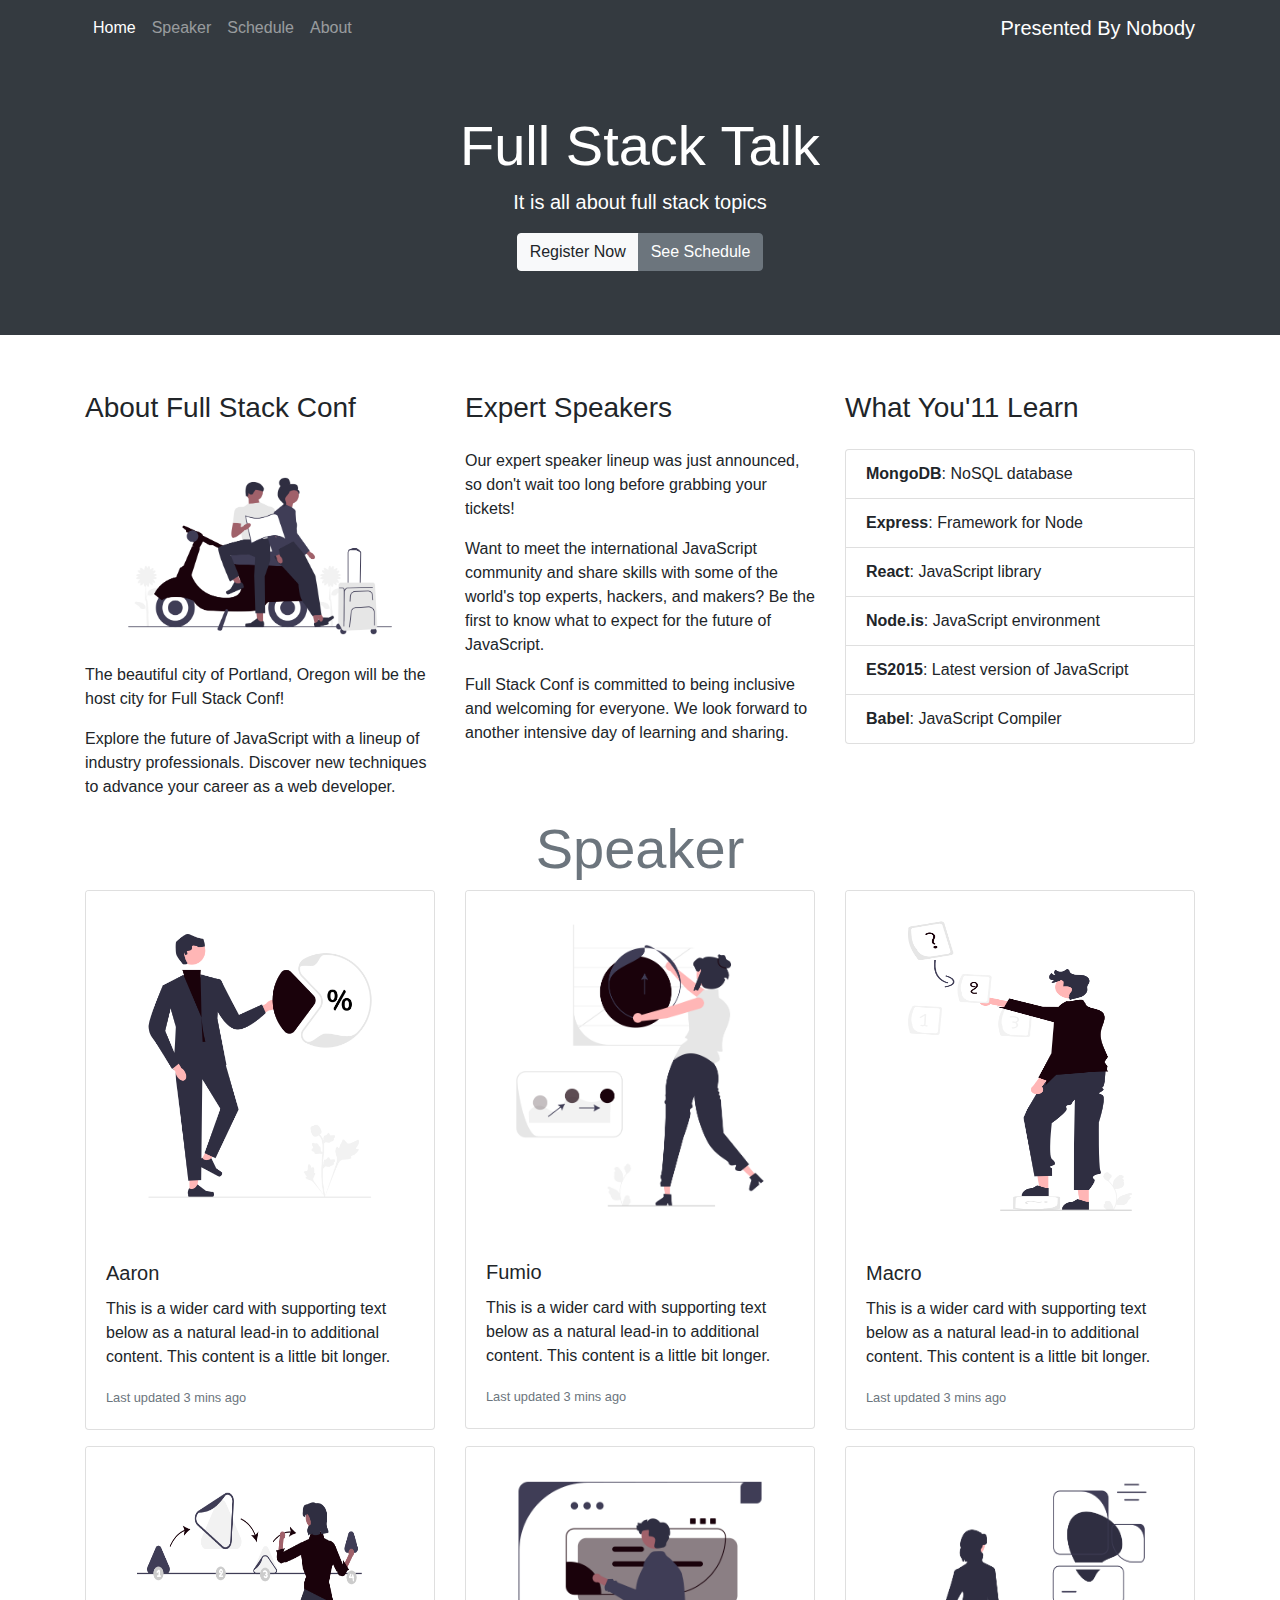
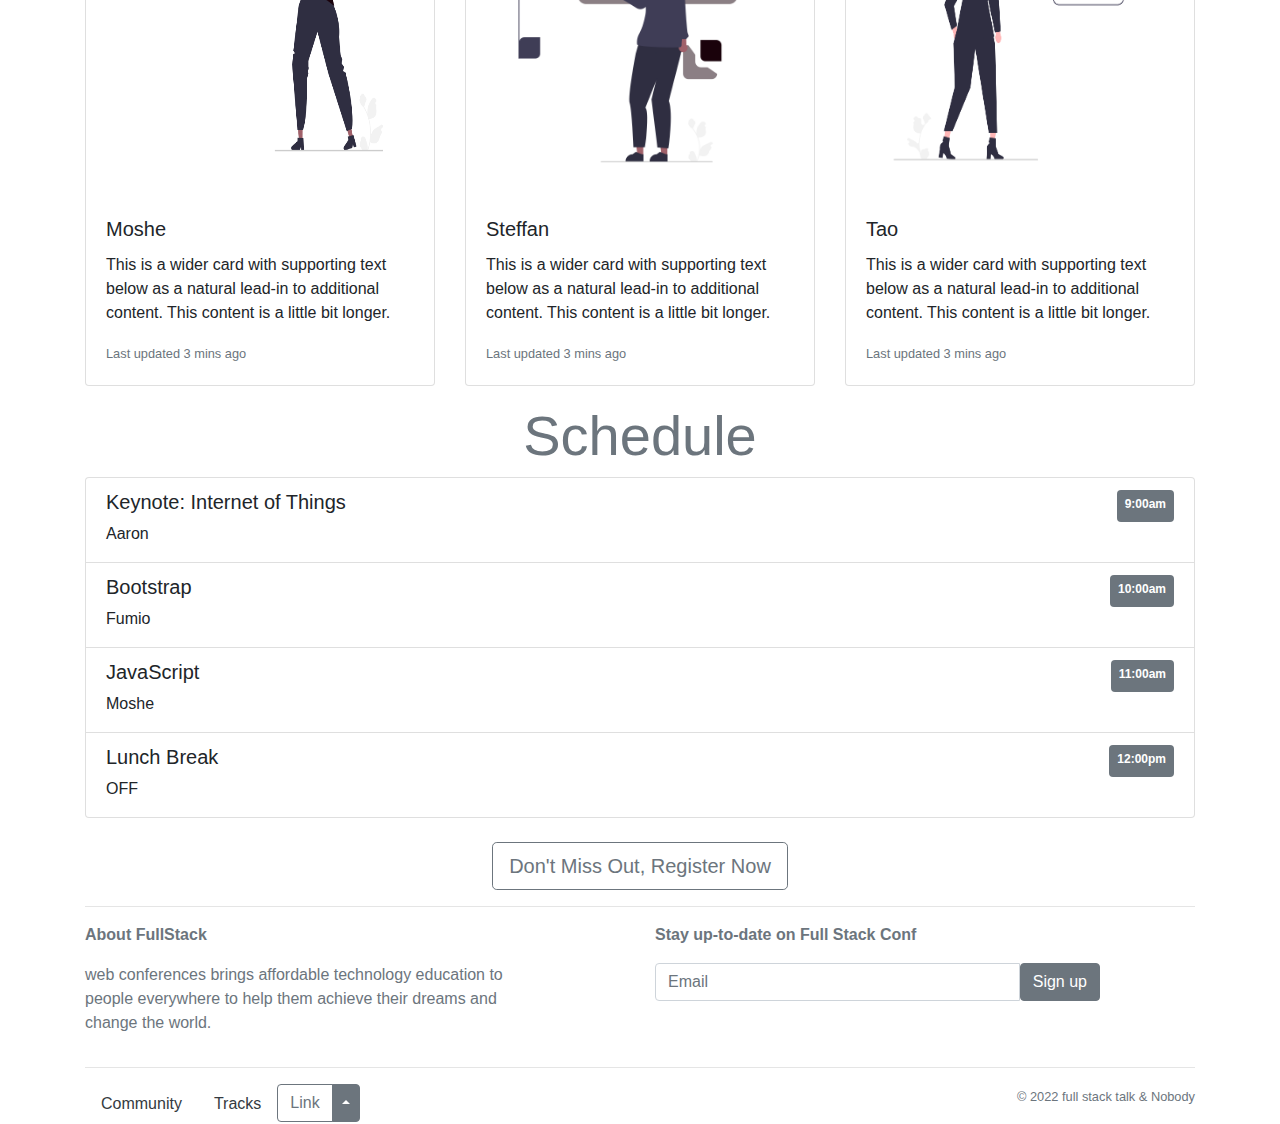
<file: Bootstrap/index.html>
<!DOCTYPE html>
<html lang="en">
<head>
    <meta charset="UTF-8">
    <meta name="keywords" content="Bootstrap">
    <meta name="author" content="EiSandy">
    <meta http-equiv="X-UA-Compatible" content="IE=edge">
    <meta name="viewport" content="width=device-width, initial-scale=1.0">
    <title>Bootstrap</title>
    <!-- <link rel="stylesheet" href="bootstrap-5/css/bootstrap.css"> -->
    
    <link rel="stylesheet" href="custom.css">

    <!-- Latest compiled and minified CSS -->
    <link rel="stylesheet" href="https://cdn.jsdelivr.net/npm/bootstrap@4.6.1/dist/css/bootstrap.min.css">

    <!-- jQuery library -->
    <script src="https://cdn.jsdelivr.net/npm/jquery@3.6.0/dist/jquery.slim.min.js"></script>

    <!-- Popper JS -->
    <script src="https://cdn.jsdelivr.net/npm/popper.js@1.16.1/dist/umd/popper.min.js"></script>

    <!-- Latest compiled JavaScript -->
    <script src="https://cdn.jsdelivr.net/npm/bootstrap@4.6.1/dist/js/bootstrap.bundle.min.js"></script>
        
</head>
<body id="home" data-spy="scroll" data-target=".navbar">

    <!-- navbar -->
    <nav class="navbar navbar-expand-lg navbar-dark bg-dark fixed-top">
        <div class="container">
          <a class="navbar-brand order-1 mr-0" href="#">Presented By Nobody</a> <!-- to right / margin-right: 0px -->
          <button class="navbar-toggler" type="button" data-bs-toggle="collapse" data-bs-target="#navbarNav" aria-controls="navbarNav" aria-expanded="false" aria-label="Toggle navigation">
            <span class="navbar-toggler-icon"></span>
          </button>
          <div class="collapse navbar-collapse" id="navbarNav">
            <ul class="navbar-nav">
              <li class="nav-item">
                <a class="nav-link" aria-current="page" href="#home">Home</a>
              </li>
              <li class="nav-item">
                <a class="nav-link" href="#speaker">Speaker</a>
              </li>
              <li class="nav-item">
                <a class="nav-link" href="#schedule">Schedule</a>
              </li>
              <li class="nav-item">
                <a class="nav-link" href="#about">About</a>
              </li>
            </ul>
          </div>
        </div>
      </nav>
    <!-- /navbar -->

    <!-- home -->
    <!-- Fluid jumbotron -->
    <div class="jumbotron jumbotron-fluid bg-dark text-center">
        <div class="container text-white mt-5">
          <h1 class="display-4">Full Stack Talk</h1>
          <p class="lead">
            It is all about full stack topics
          </p>
          <div class="btn-group" role="group" aria-label="Basic example">
            <button type="button" class="btn btn-light"  data-toggle="modal" data-target="#register">Register Now</button>
            <a href="#schedule" class="btn btn-secondary">See Schedule</a>
          </div>
        </div>
      </div>
    <!-- /Fluid jumbotron -->

    <div class="container pt-4"> <!-- padding-top: 4px; -->
        <div class="row">
            <div class="col">
                <h3 class="mb-4">About Full Stack Conf</h3> <!-- margin-bottom: 4px; -->
                <img src="img/traveling.png" class="img-fluid" alt="travel">
                <p>The beautiful city of Portland, Oregon will be the host city for Full Stack Conf!</p>
                <p>Explore the future of JavaScript with a lineup of industry professionals. Discover
                new techniques to advance your career as a web developer.</p>
            </div>
            <div class="col">
                <h3 class="mb-4">Expert Speakers</h3>
                <p>Our expert speaker lineup was just announced,
                    so don't wait too long before grabbing
                    your tickets!</p>
                <p>Want to meet the international JavaScript community and share skills with some of
                    the world's top experts, hackers, and makers? Be the first to know what to expect for
                    the future of JavaScript.</p>
                <p>Full Stack Conf is committed to being inclusive and welcoming for everyone. We look
                    forward to another intensive day of learning and sharing.</p>
            </div>
            <div class="col">
                <h3 class="mb-4">What You'11 Learn</h3>
                    <ul class="list-group">
                    <li class="list-group-item"><strong>MongoDB</strong>: NoSQL database</li>
                    <li class="list-group-item"><strong>Express</strong>: Framework for Node</li>
                    <li class="list-group-item"><strong>React</strong>: JavaScript library</li>
                    <li class="list-group-item"><strong>Node.is</strong>: JavaScript environment</li>
                    <li class="list-group-item"><strong>ES2015</strong>: Latest version of JavaScript</li>
                    <li class="list-group-item"><strong>Babel</strong>: JavaScript Compiler</li>
            </div>
        </div>
    <!-- /home -->

        <!-- Speaker -->
        <h1 id="speaker" class="display-4 text-muted text-center">Speaker</h1>
        <div class="row">
            <div class="col-md-6 col-lg-4">
                <div class="card mb-3">
                    <img src="img/statistic_chart.png" class="card-img-top" alt="..." height="350px">
                    <div class="card-body">
                      <h5 class="card-title">Aaron</h5>
                      <p class="card-text">This is a wider card with supporting text below as a natural lead-in to additional content. This content is a little bit longer.</p>
                      <p class="card-text"><small class="text-muted">Last updated 3 mins ago</small></p>
                    </div>
                  </div>
            </div>
            <div class="col-md-6 col-lg-4">
                <div class="card mb-3">
                    <img src="img/design_data.png" class="card-img-top h-50" alt="..." height="350px">
                    <div class="card-body">
                      <h5 class="card-title">Fumio</h5>
                      <p class="card-text">This is a wider card with supporting text below as a natural lead-in to additional content. This content is a little bit longer.</p>
                      <p class="card-text"><small class="text-muted">Last updated 3 mins ago</small></p>
                    </div>
                  </div>
            </div>
            <div class="col-md-6 col-lg-4">
                <div class="card mb-3">
                    <img src="img/quiz.png" class="card-img-top" alt="..." height="350px">
                    <div class="card-body">
                      <h5 class="card-title">Macro</h5>
                      <p class="card-text">This is a wider card with supporting text below as a natural lead-in to additional content. This content is a little bit longer.</p>
                      <p class="card-text"><small class="text-muted">Last updated 3 mins ago</small></p>
                    </div>
                  </div>
            </div>
            <div class="col-md-6 col-lg-4">
                <div class="card mb-3">
                    <img src="img/animating.png" class="card-img-top" alt="..." height="350px">
                    <div class="card-body">
                      <h5 class="card-title">Moshe</h5>
                      <p class="card-text">This is a wider card with supporting text below as a natural lead-in to additional content. This content is a little bit longer.</p>
                      <p class="card-text"><small class="text-muted">Last updated 3 mins ago</small></p>
                    </div>
                  </div>
            </div>
            <div class="col-md-6 col-lg-4">
                <div class="card mb-3">
                    <img src="img/futuristic.png" class="card-img-top" alt="..." height="350px">
                    <div class="card-body">
                      <h5 class="card-title">Steffan</h5>
                      <p class="card-text">This is a wider card with supporting text below as a natural lead-in to additional content. This content is a little bit longer.</p>
                      <p class="card-text"><small class="text-muted">Last updated 3 mins ago</small></p>
                    </div>
                  </div>
            </div>
            <div class="col-md-6 col-lg-4">
                <div class="card mb-3">
                    <img src="img/design_inspiration.png" class="card-img-top" alt="..." height="350px">
                    <div class="card-body">
                      <h5 class="card-title">Tao</h5>
                      <p class="card-text">This is a wider card with supporting text below as a natural lead-in to additional content. This content is a little bit longer.</p>
                      <p class="card-text"><small class="text-muted">Last updated 3 mins ago</small></p>
                    </div>
                  </div>
            </div>
        </div>
        <!-- /Speaker -->


        <!-- Schedule -->
        <h1 id="schedule" class="display-4 text-muted text-center">Schedule</h1>
        <ul class="list-group">
            <li class="list-group-item">
                <div class="d-flex justify-content-between">
                    <h5 class="">Keynote: Internet of Things</h5>
                    <span class="badge badge-secondary p-2">9:00am</span>
                </div>
                <p class="mb-1">Aaron</p>
            </li>
            <li class="list-group-item">
                <div class="d-flex justify-content-between">
                    <h5 class="">Bootstrap</h5>
                    <span class="badge badge-secondary p-2">10:00am</span>
                </div>
                <p class="mb-1">Fumio</p>
            </li>
            <li class="list-group-item">
                <div class="d-flex justify-content-between">
                    <h5 class="">JavaScript</h5>
                    <span class="badge badge-secondary p-2">11:00am</span>
                </div>
                <p class="mb-1">Moshe</p>
            </li>
            <li class="list-group-item">
                <div class="d-flex justify-content-between">
                    <h5 class="">Lunch Break</h5>
                    <span class="badge badge-secondary p-2">12:00pm</span>
                </div>
                <p class="mb-1">OFF</p>
            </li>
        </ul>
        <!-- /Schedule -->

        <button type="button" class="btn btn-outline-secondary d-block mx-auto btn-lg mt-4" data-toggle="modal" data-target="#register">
            Don't Miss Out, Register Now
        </button>

        <!-- about -->
        <hr>
        <div id="about" class="row text-muted">
            <div class="col-md col-lg-5">
                <p><strong>About FullStack</strong></p>
                <p>web conferences brings affordable technology education to people everywhere to help them achieve their dreams and change the world.</p>
            </div>
            <div class="col-md col-lg-5 mx-auto">
                <p><strong>Stay up-to-date on Full Stack Conf</strong></p>
                <div class= "input-group">
                    <input type="text" class="form-control" placeholder="Email">
                    <span class="input-group-btn">
                    <button class="btn btn-secondary" type="button">Sign up</button>
                    </span>
                </div>
            </div>
        </div>
        <hr>
        <!-- /about -->

        <!-- footer -->
        <div class="row">
            <div class="col-md-7">
                <ul class="nav">
                    <li class="nav-item">
                      <a class="nav-link text-dark" href="#community">Community</a>
                    </li>
                    <li class="nav-item">
                      <a class="nav-link text-dark" href="#tracks">Tracks</a>
                    </li>
                    <li class="nav-item dropup">
                      <!-- Example split danger button -->
                        <div class="btn-group">
                        <button type="button" class="btn btn-outline-secondary">Link</button>
                        <button type="button" class="btn btn-secondary dropdown-toggle dropdown-toggle-split" data-toggle="dropdown" aria-haspopup="true" aria-expanded="false">
                            <span class="sr-only">Toggle Dropdown</span>
                        </button>
                        <div class="dropdown-menu">
                            <a class="dropdown-item" href="#">CSS</a>
                            <a class="dropdown-item" href="#">HTML</a>
                            <a class="dropdown-item" href="#">JavaScript</a>
                            <a class="dropdown-item" href="#">Python</a>
                        </div>
                        </div>
                    </li>
                  </ul>
            </div>
            <div class="col-md text-muted text-md-right">
                <small>&copy; 2022 full stack talk &amp; Nobody</small>
            </div>
        </div>
        <!-- /footer -->
    </div>

    <!-- Modal -->
    <div class="modal fade" id="register" tabindex="-1" aria-labelledby="exampleModalLabel" aria-hidden="true">
        <div class="modal-dialog">
        <div class="modal-content">
            <div class="modal-header">
            <h5 class="modal-title" id="exampleModalLabel">Full Stack Talk</h5>
            <button type="button" class="close" data-dismiss="modal" aria-label="Close">
                <span aria-hidden="true">&times;</span>
            </button>
            </div>
            <div class="modal-body">
                <form>
                    <div class="alert alert-warning alert-dismissible fade show" role="alert">
                        <strong>Hurry Up!</strong> Registration ends in two days.
                        <button type="button" class="close" data-dismiss="alert" aria-label="Close">
                          <span aria-hidden="true">&times;</span>
                        </button>
                      </div>
                    <div class="form-group">
                        <label for="name">Name</label>
                        <input type="text" class="form-control" id="name">
                      </div>
                    <div class="form-group">
                      <label for="email">Email</label>
                      <input type="email" class="form-control" id="email" aria-describedby="emailHelp">
                    </div>
                    <div class="form-group">
                        <label for="jobrole">Job Role</label>
                        <select class="form-control" name="jobrole" id="jobrole">
                            <option value="full stack js developer">Full Stack JavaScript Developer</option>
                            <option value="front end developer">Front-end Developer</option>
                            <option value="back end developer">Back-end Developer</option>
                            <option value="designer">Designer</option>
                            <option value="student">Student</option>
                        </select>
                      </div>
                      <hr class="mb-4">
                      <h5 class="mb-4">Which Topic Interested you most?</h5>
                      <div class="form-group form-check">
                        <input type="checkbox" class="form-check-input" id="Check1">
                        <label class="form-check-label" for="Check1">JavaScript Framework</label>
                      </div>
                      <div class="form-group form-check">
                        <input type="checkbox" class="form-check-input" id="Check2">
                        <label class="form-check-label" for="Check2">Spring Framework</label>
                      </div>
                      <div class="form-group form-check">
                        <input type="checkbox" class="form-check-input" id="Check3">
                        <label class="form-check-label" for="Check3">NodeJS</label>
                      </div>
                      <div class="form-group form-check">
                        <input type="checkbox" class="form-check-input" id="Check4">
                        <label class="form-check-label" for="Check4">Python</label>
                      </div>
                      <div class="form-group form-check">
                        <input type="checkbox" class="form-check-input" id="Check5">
                        <label class="form-check-label" for="Check5">ReactJS</label>
                      </div>
                      <hr class="mb-4">
                      <h5 class="mb-4">Payment Info<b>!</b></h5>
                      <div class="form-row">
                        <div class="col-lg-6 form-group">
                            <label for="ccno">Card No </label>
                            <input type="text" class="form-control" id="ccno">
                        </div>
                        <div class="col-lg form-group">
                            <label for="zipcode">Zip Code </label>
                            <input type="text" class="form-control" id="zipcode">
                        </div>
                        <div class="col-lg form-group">
                            <label for="cvv">CVV </label>
                            <input type="text" class="form-control" id="cvv">
                        </div>
                      </div>
                      <div class="form-row">
                        <label class="col-lg-12" for="exp">Expiration </label>
                        <div class="col-lg-8">
                            <select class="custom-select form-control" id="exp-month">
                                <option value="1">1 - Januarv</option>
                                <option value="2">2 - February</option>
                                <option value="3">3 - March</option>
                                <option value="4">4 - April</option>
                                <option value="5">5 - May</option>
                                <option value="6">6 - June</option>
                                <option value="7">7 - july</option>
                                <option value="8">8 - August</option>
                                <option value="9">9 - September</option>
                                <option value="10">10 - October</option>
                                <option value="11">11 - November</option>
                                <option value="12">12 - December</option>
                            </select>
                        </div>
                        <div class="col-lg">
                            <select class="custom-select form-control" id="exp-year">
                                <option value="2016">2016</option>
                                <option value="2017">2017</option>
                                <option value="2018">2018</option>
                                <option value="2019">2019</option>
                                <option value="2020">2020</option>
                            </select>
                        </div>
                      </div>
                      <hr class="mb-4">
                      <button type="submit" class="btn btn-secondary btn-lg mb-2">Submit</button>
                  </form>
            </div>
        </div>
        </div>
    </div>
    <!-- /Modal -->

</body>
</html>
</file>
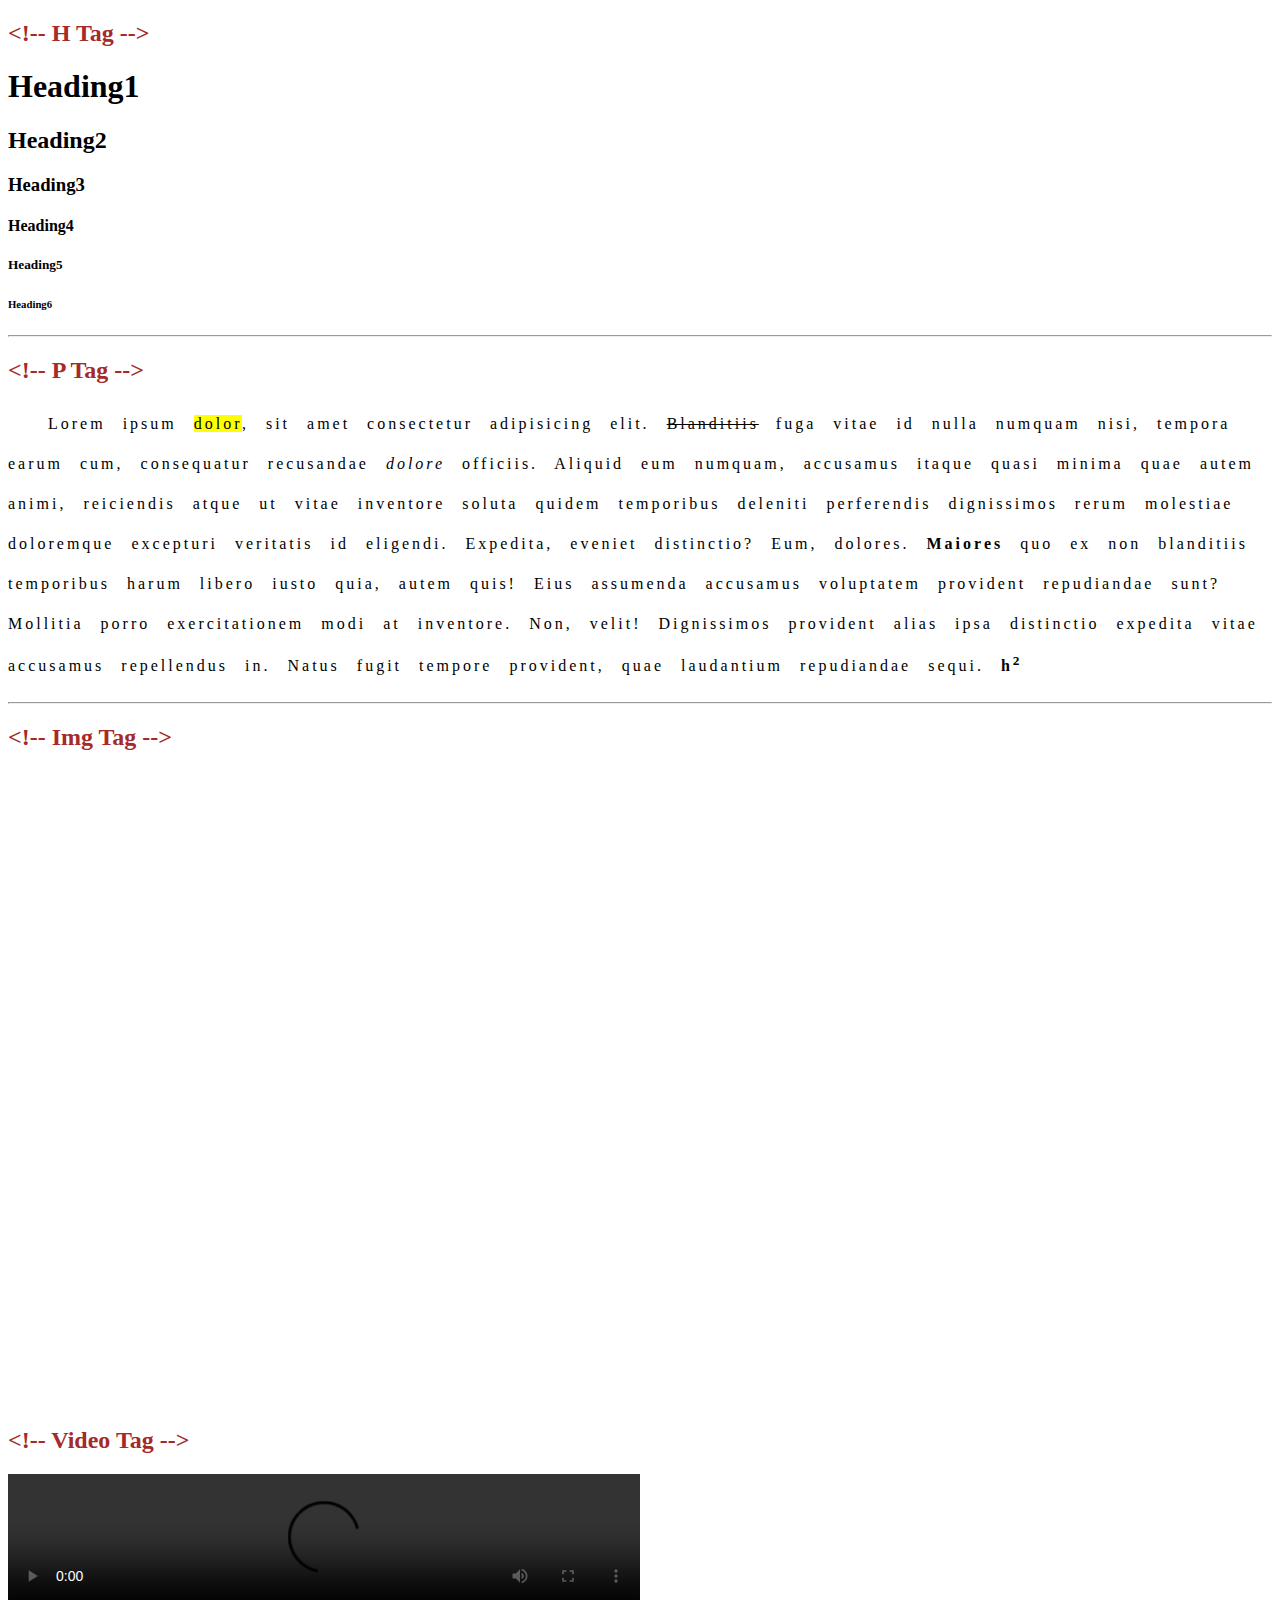
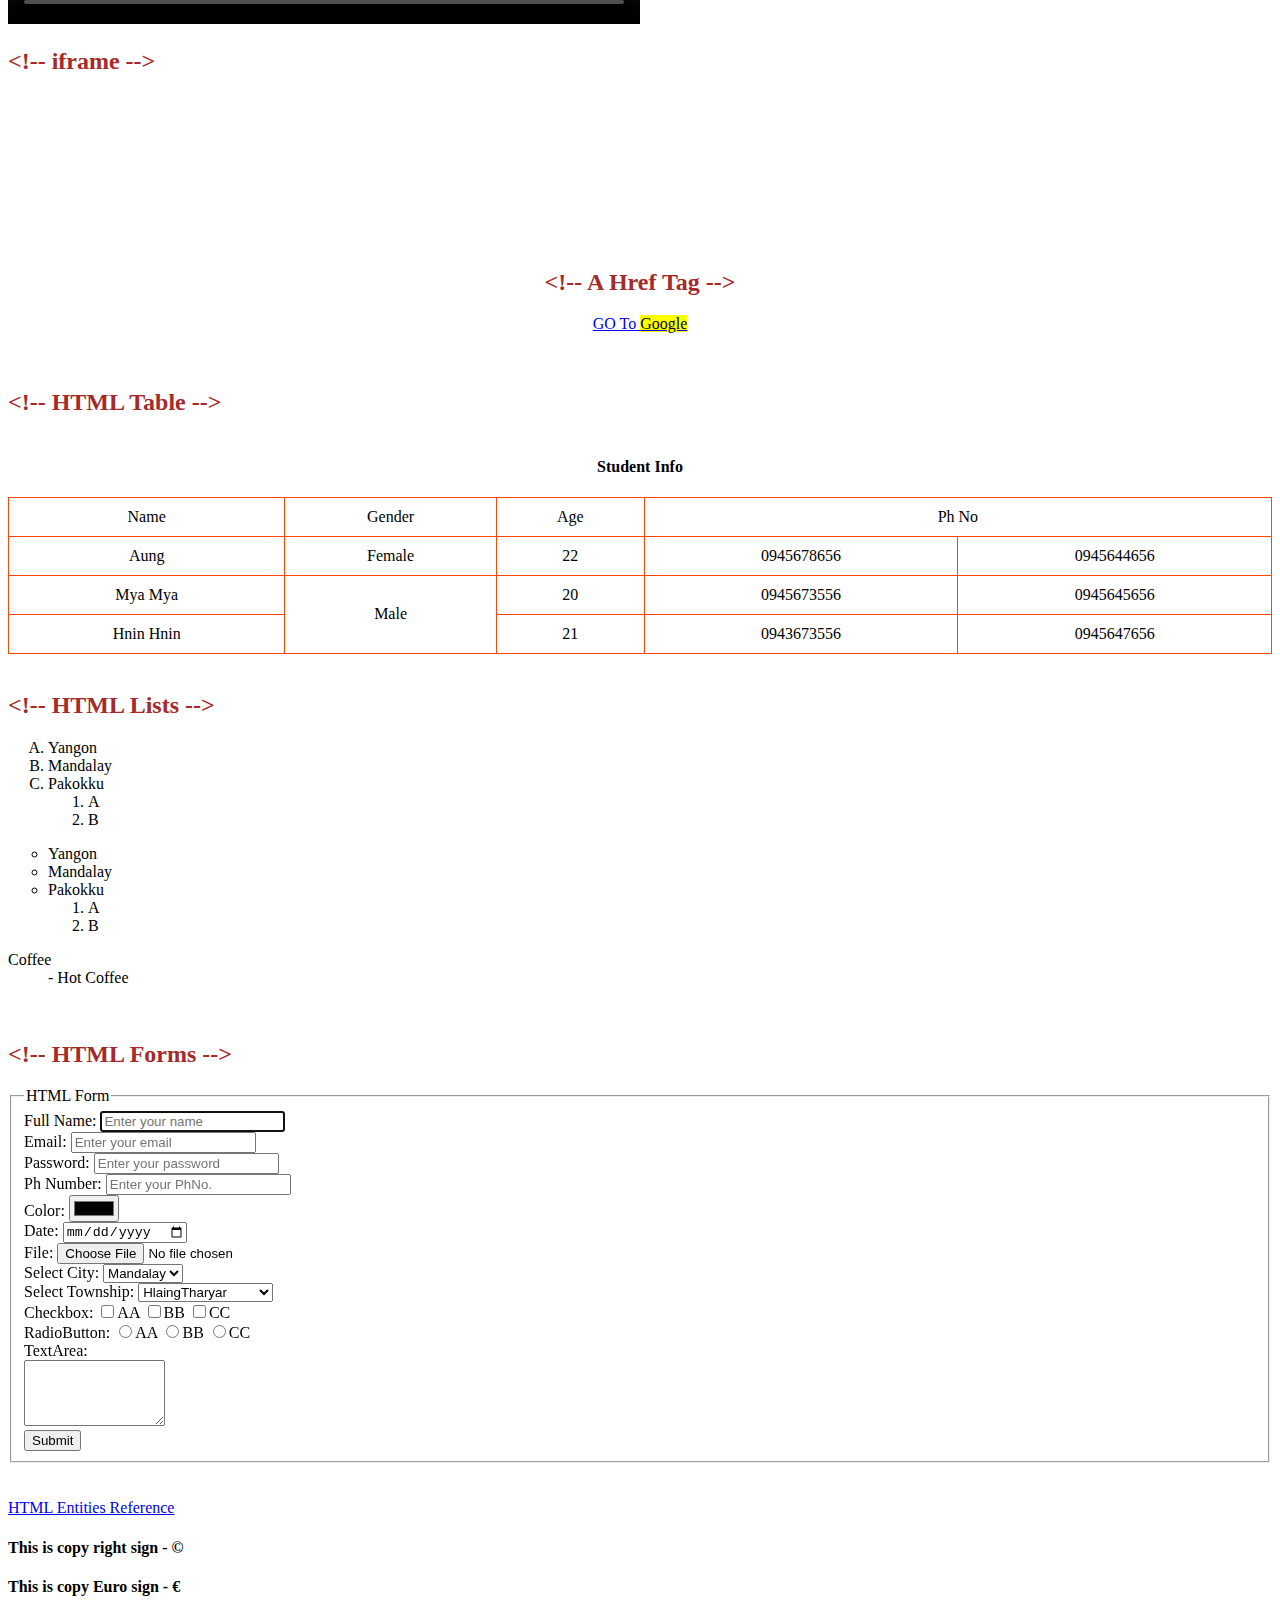
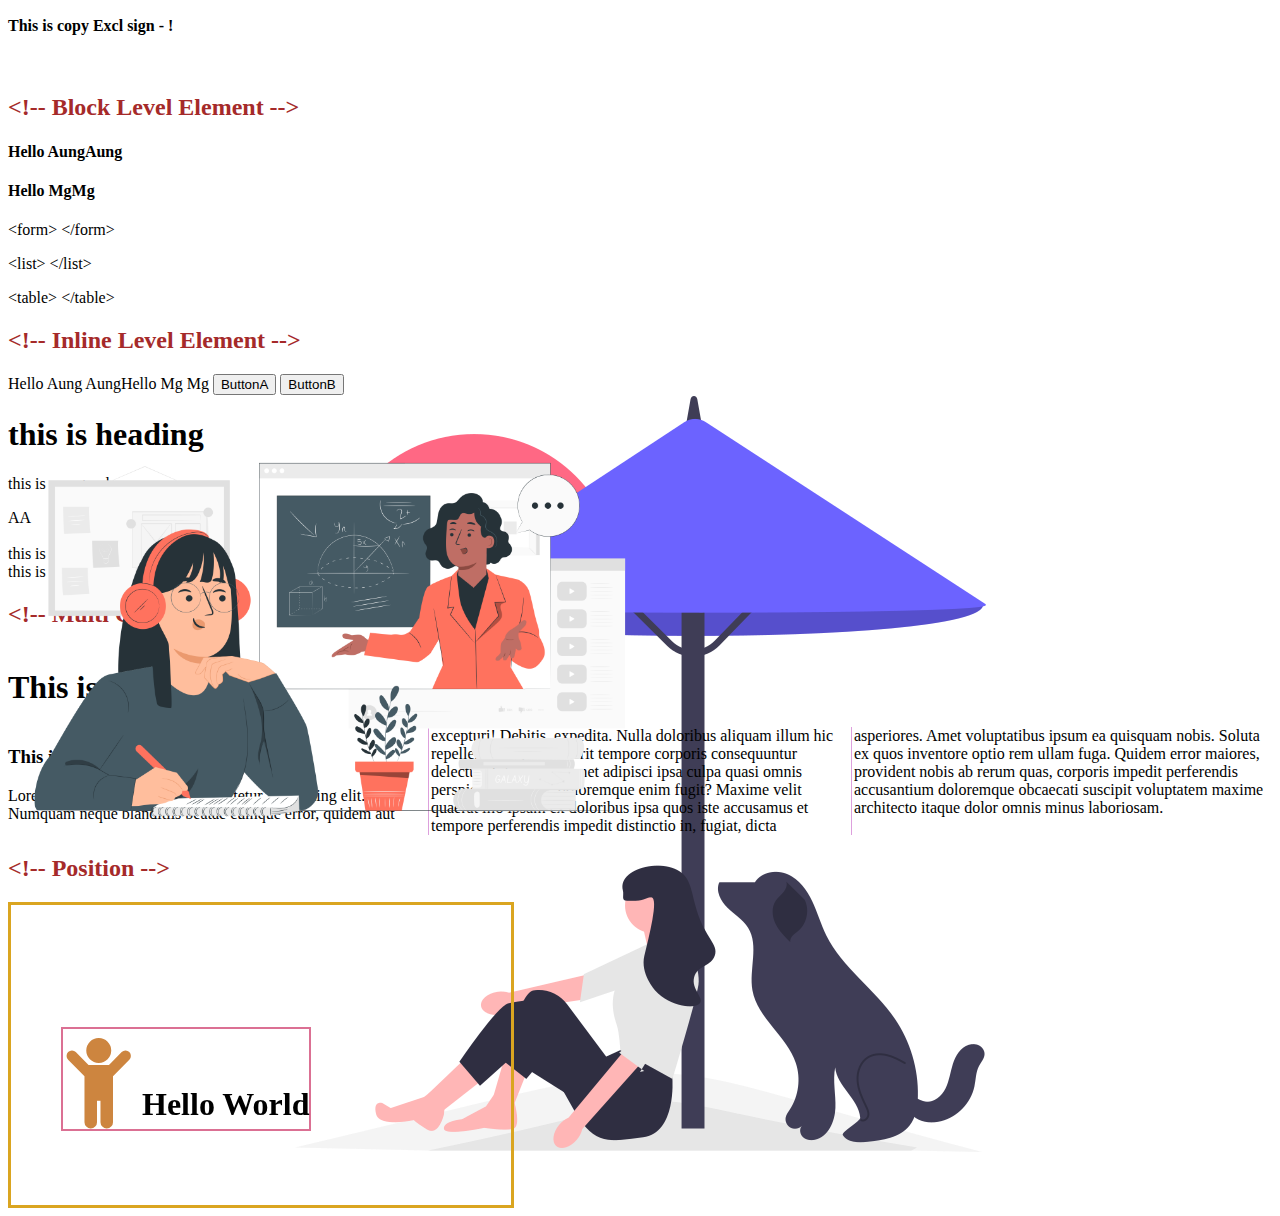
<file: HTML/index.html>
<!DOCTYPE html>
<html lang="en">
<head>
    <meta charset="UTF-8">
    <meta name="keywords" content="HTML,CSSDocument">
    <meta name="author" content="EiSandy">
    <meta http-equiv="X-UA-Compatible" content="IE=edge">
    <meta name="viewport" content="width=device-width, initial-scale=1.0">
    <title>Sample HTML Document</title>
    <link rel="stylesheet" href="css/style.css">
    <link rel="stylesheet" href="https://stackpath.bootstrapcdn.com/font-awesome/4.7.0/css/font-awesome.min.css">
</head>
<body>
    <h2>&lt;&excl;-- H Tag --&gt;</h2>
    <h1>Heading1</h1>
    <h2 class="h2">Heading2</h2>
    <h3>Heading3</h3>
    <h4>Heading4</h4>
    <h5>Heading5</h5>
    <h6>Heading6</h6>
    <hr>

    <h2>&lt;&excl;-- P Tag --&gt;</h2>
    <p class="ptag">
        Lorem ipsum <mark>dolor</mark>, sit amet consectetur adipisicing elit. <del>Blanditiis</del> fuga vitae id nulla numquam nisi, tempora earum cum, consequatur recusandae <i>dolore</i> officiis. Aliquid eum numquam, accusamus itaque quasi minima quae autem animi, reiciendis atque ut vitae inventore soluta quidem temporibus deleniti perferendis dignissimos rerum molestiae doloremque excepturi veritatis id eligendi. Expedita, eveniet distinctio? Eum, dolores. <strong>Maiores</strong> quo ex non blanditiis temporibus harum libero iusto quia, autem quis! Eius assumenda accusamus voluptatem provident repudiandae sunt? Mollitia porro exercitationem modi at inventore. Non, velit! Dignissimos provident alias ipsa distinctio expedita vitae accusamus repellendus in. Natus fugit tempore provident, quae laudantium repudiandae sequi. <b>h<sup>2</sup></b> 
    </p>
    <hr>

    <h2>&lt;&excl;-- Img Tag --&gt;</h2>
                <!-- value -->
    <img src="photos/onlinelearning.png" alt="Online Learning" width="50%" height="100%" title="OnlineLearning">
    <!-- property -->
    <br>

    <h2>&lt;&excl;-- Video Tag --&gt;</h2>
    <video src="https://bit.ly/3pGmUPp" width="50%" height="50%" controls></video><br>

    <h2>&lt;&excl;-- iframe --&gt;</h2>
    <!-- <embed src="" type=""> -->
    <iframe width="50%" height="50%" src="https://www.youtube.com/embed/ZxKM3DCV2kE" title="Web Development Full Course - 22 Hour Course | Learn Full Stack Web Development From Scratch" frameborder="0" allow="accelerometer; autoplay; clipboard-write; encrypted-media; gyroscope; picture-in-picture" allowfullscreen></iframe>

    <center><h2>&lt;&excl;-- A Href Tag --&gt;</h2></center>
    <a href="https://www.google.com" target="_blank"><center>GO To <mark>Google</mark></center></a>
    <br>
    <br>

    <!-- HTML Table -->
    <h2>&lt;&excl;-- HTML Table --&gt;</h2>
    <table>
        <caption><h4> Student Info </h4></caption>
        <thead>
            <tr>
            <td>Name</td>
            <td>Gender</td>
            <td>Age</td>
            <td colspan="2">Ph No</td>
        </tr>
        </thead>
        <tbody>
            <tr>
                <td>Aung</td>
                <td>Female</td>
                <td>22</td>
                <td>0945678656</td>
                <td>0945644656</td>
            </tr>
            <tr>
                <td>Mya Mya</td>
                <td rowspan="2">Male</td>
                <td>20</td>
                <td>0945673556</td>
                <td>0945645656</td>
            </tr>
            <tr>
                <td>Hnin Hnin</td>
                <td>21</td>
                <td>0943673556</td>
                <td>0945647656</td>
            </tr>
        </tbody>
    </table>
    <br>

    <!-- HTML Lists -->
    <h2>&lt;&excl;-- HTML Lists --&gt;</h2>
    <!-- Ordered Lists -->
    <ol type="A">
        <li>Yangon</li>
        <li>Mandalay</li>
        <li>Pakokku
            <ol>
                <li>A</li>
                <li>B</li>
            </ol>
        </li>
    </ol>
    <!-- UnOrdered Lists -->
    <ul>
        <li>Yangon</li>
        <li>Mandalay</li>
        <li>Pakokku
            <ol>
                <li>A</li>
                <li>B</li>
            </ol>
        </li>
    </ul>
    <!-- Description Lists --> 
    <dl>
        <dt>Coffee</dt>
        <dd>- Hot Coffee</dd>
    </dl>
    <br>

    <!-- HTML Forms -->
    <!-- http://127.0.0.1:5500/submit?eisandy=eisandy&eisandy=eisandy%40gmail.com&ygn=mdy -->
    <h2>&lt;&excl;-- HTML Forms --&gt;</h2>
    <form method="GET" action="/submit">
        <fieldset>
            <legend>HTML Form</legend>
            <label for="name">Full Name: </label>
            <input type="text" name="eisandy" placeholder="Enter your name" id="name" autofocus required><br>
            <label for="email">Email: </label>
            <input type="email" name="eisandy" placeholder="Enter your email" id="email" required><br>
            <label for="password">Password: </label>
            <input type="password" placeholder="Enter your password" id="password"><br>
            <label for="no">Ph Number: </label>
            <input type="number" placeholder="Enter your PhNo." id="no"><br>
            <label for="color">Color: </label>
            <input type="color" id="color"><br>
            <label for="date">Date: </label>
            <input type="date" id="date"><br>
            <label for="file">File: </label>
            <input type="file" id="file"><br>
            <label for="city">Select City: </label>
            <select name="city" id="city">
                <option value="mdy">Mandalay</option>
                <option value="ygn">Yangon</option>
                <option value="pku">Pakokku</option>
            </select><br>
            <label for="tsp">Select Township: </label>
            <select name="" id="">
                <optgroup label="Yangon">
                    <option value="hty">HlaingTharyar</option>
                    <option value="is">Insein</option>
                </optgroup>
                <optgroup label="Mandalay">
                    <option value="act1">AungChanTharI</option>
                    <option value="act2">AungChanTharII</option>
                </optgroup>
            </select><br>
            <label for="checkbox">Checkbox: </label>
            <input type="checkbox" name="cb" value="checkbox" id="checkbox">AA
            <input type="checkbox" name="cb" value="checkbox" id="checkbox">BB
            <input type="checkbox" name="cb" value="checkbox" id="checkbox">CC<br>
            <label for="radiobutton">RadioButton: </label>
            <input type="radio" name="radio" value="radiobutton" id="radiobutton">AA
            <input type="radio" name="radio" value="radiobutton" id="radiobutton">BB
            <input type="radio" name="radio" value="radiobutton" id="radiobutton">CC<br>
            <label for="textarea">TextArea: </label><br>
            <textarea name="textarea" id="textarea" cols="15" rows="4"></textarea><br>
            <input type="submit" value="Submit">
        </fieldset>
    </form>
    <br>
    <br>

    <!-- HTML Emojis & Entities --> 
    <a href="https://www.htmlquick.com/reference/character-entity-reference.html">
        HTML Entities Reference
    </a> 
    <h4>This is copy right sign - &copy;</h4>
    <h4>This is copy Euro sign - &euro;</h4>
    <h4>This is copy Excl sign - &excl;</h4>
    <br>

    <!-- Block & Inline Element -->
    <h2>&lt;&excl;-- Block Level Element --&gt;</h2>
    <h4>Hello AungAung</h4>
    <h4>Hello MgMg</h4>
    <p>&lt;form&gt; &lt;/form&gt;</p>
    <p>&lt;list&gt; &lt;/list&gt;</p>
    <p>&lt;table&gt; &lt;/table&gt;</p>

    <h2>&lt;&excl;-- Inline Level Element --&gt;</h2>
    <span>Hello Aung Aung</span><span>Hello Mg Mg</span>
    <button>ButtonA</button>
    <button>ButtonB</button>
    <br>

    <!-- Sematic Element -->
    <h1>this is heading</h1>
    <p>this is paragraph</p>
    <article>AA</article><br>

    <!-- Non-Sematic Element -->
    <span>this is non-sematic element</span>
    <div>this is div</div>

    <!-- Multi Column like newspaper -->
    <h2>&lt;&excl;-- Multi Column --&gt;</h2>
    <div id="container">
        <h1>This is Title</h1>
        <h3>This is Sub-Title</h3>
        <p>Lorem ipsum dolor sit amet consectetur adipisicing elit. Numquam neque blanditiis beatae cumque error, quidem aut excepturi! Debitis, expedita. Nulla doloribus aliquam illum hic repellendus reprehenderit tempore corporis consequuntur delectus dignissimos amet adipisci ipsa culpa quasi omnis perspiciatis in eius, doloremque enim fugit? Maxime velit quaerat illo ipsam ex doloribus ipsa quos iste accusamus et tempore perferendis impedit distinctio in, fugiat, dicta asperiores. Amet voluptatibus ipsum ea quisquam nobis. Soluta ex quos inventore optio rem ullam fuga. Quidem error maiores, provident nobis ab rerum quas, corporis impedit perferendis accusantium doloremque obcaecati suscipit voluptatem maxime architecto itaque dolor omnis minus laboriosam.</p>
    </div>

    <!-- CSS Position -->
    <h2>&lt;&excl;-- Position --&gt;</h2>

    <div id="position">
        <h1 class="p_child">
            <i id="child" class="fa fa-child" aria-hidden="true"></i> Hello World
        </h1>
    </div>

</body>
</html>
</file>
<file: Bootstrap/custom.css>
html{
    scroll-behavior: smooth;
}
</file>
<file: HTML/css/style.css>
table{
    width: 100%;
}
table,tr,th,td{
    border: 1px solid orangered;
    border-collapse: collapse; /* table borders should collapse into a single border */
    text-align: center;
    padding: 10px;
}
ul{
    list-style-type: circle;
}
h2{
    color: brown;
}
.h2{
    color: black;
}
body{
    /* background-color: #FFFFFF;
    background-image: url("../photos/beachday.png");
    background-repeat: no-repeat;
    background-position: center top; */
    
    background: #FFFFFF url(../photos/beachday.png) no-repeat center top;
    background-attachment: fixed;
}
.ptag{
    line-height: 2.5;
    word-spacing: 10px;
    letter-spacing: 3px;
    text-indent: 40px;
}
#container{
    column-count: 3;
    column-gap: 5px;
    column-rule: 1px solid plum;
}
#container h1{
    column-span: all;
}
img{
    position: sticky;
    top: 0;
}
#position{
    border: 3px solid goldenrod;
    position: relative;
    width: 500px;
    height: 300px;
}
.p_child{
    border: 2px solid palevioletred;
    position: absolute;
    top:100px;
    left: 50px;
}
#child{
    font-size: 100px;
    color: peru;
}
</file>
